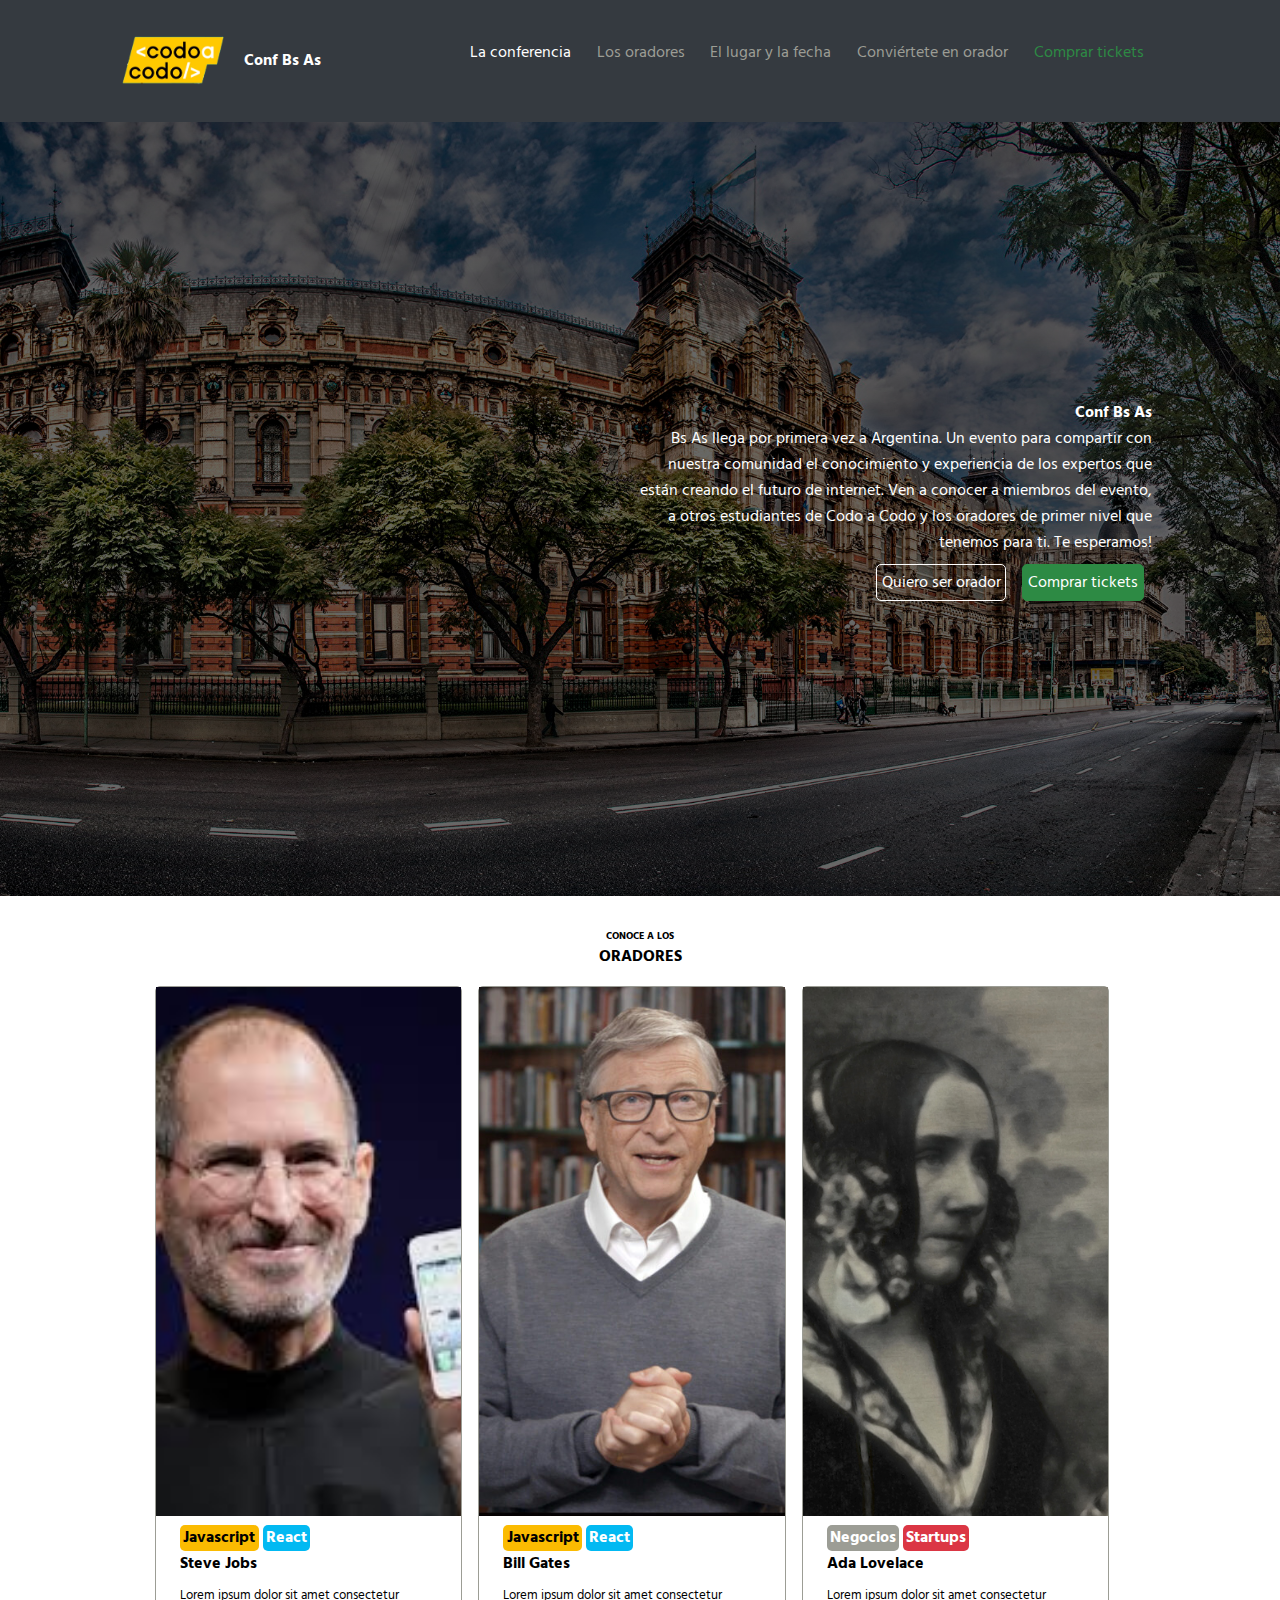
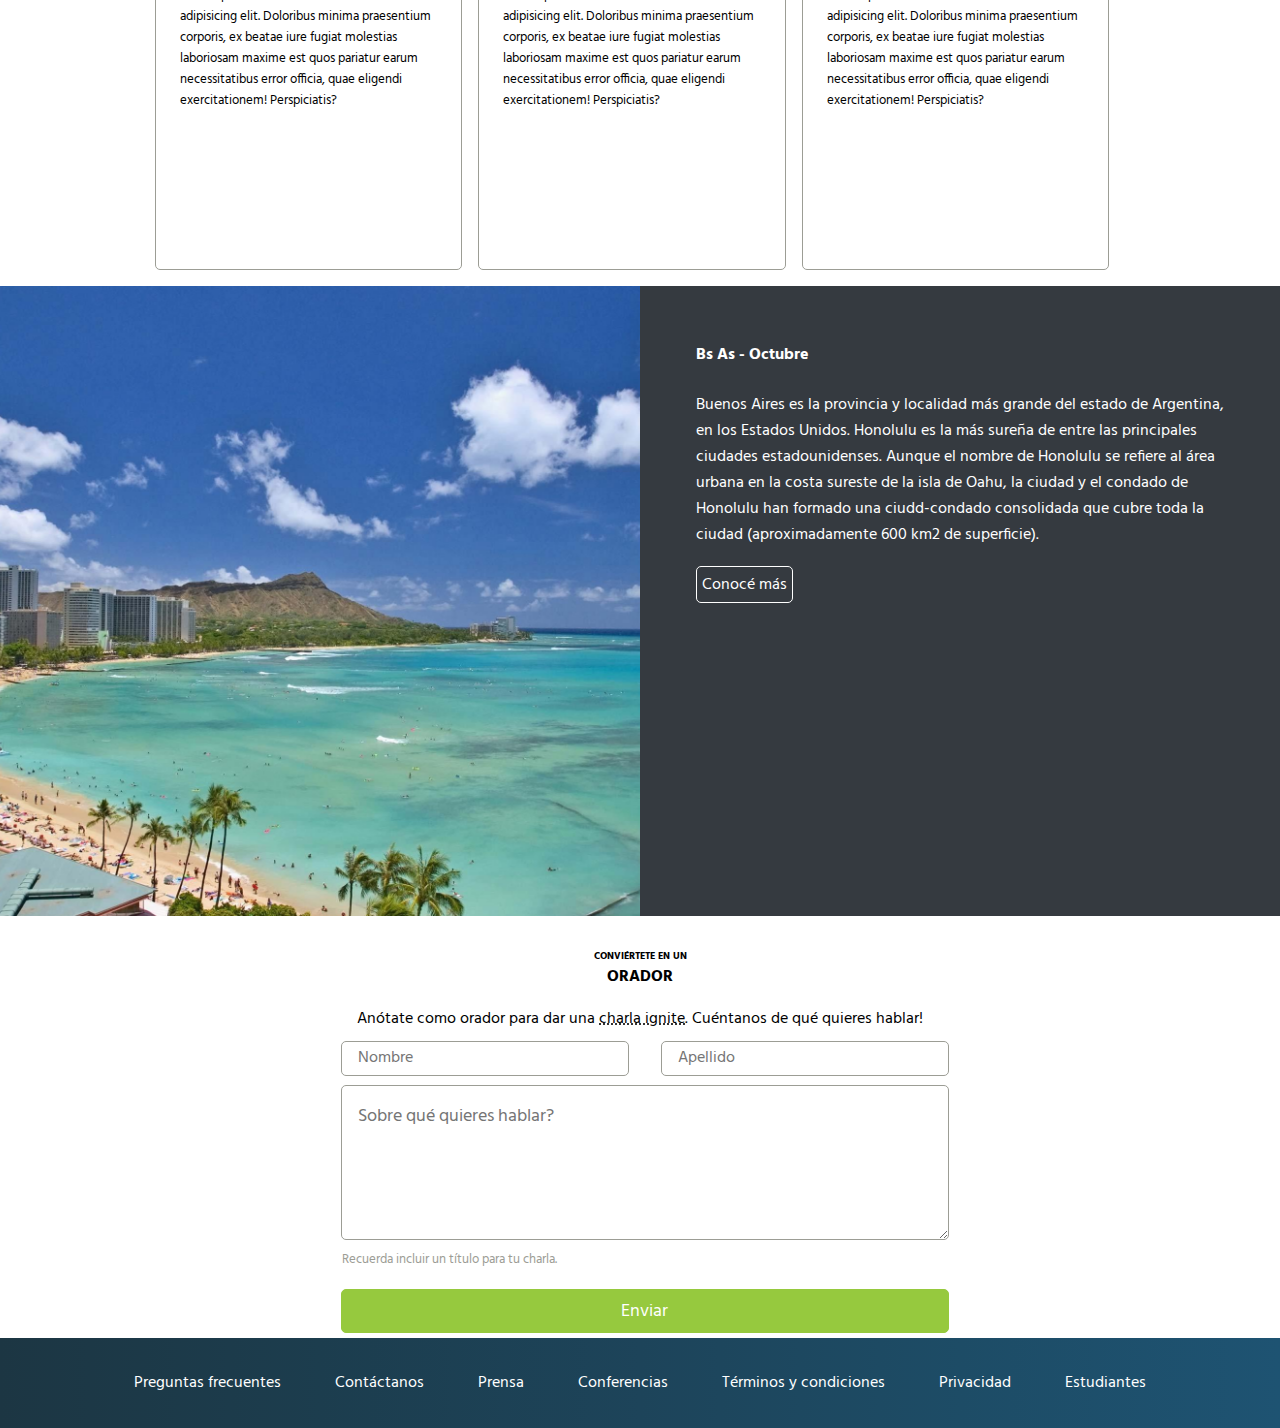
<file: index.html>
<!DOCTYPE html>
<html lang="es">
<head>
    <meta charset="UTF-8">
    <meta name="viewport" content="width=device-width, initial-scale=1.0">
    <link rel="stylesheet" href="./css/styles.css">
    <link rel="shortcut icon" href="./favicon.ico" type="image/x-icon">
    <title>Proyecto Integrador Front | Viviana Galvagno</title>
</head>
<body>
    <header>
        <div class="logoHeader">
            <a class="link activo" href="#">
                <img class="logo" src="./assets/img/codoacodo.png" alt="Logo de Codo a codo 4.0" loading="lazy">
                <h2>Conf Bs As</h2>
            </a>
        </div>
        <nav class="nav">
            <ul class="contenedorLinks">
                <li><a class="link activo" href="#">La conferencia</a></li>
                <li><a class="link pasivo" href="#sectionOradores">Los oradores</a></li>
                <li><a class="link pasivo" href="#sectionLugarFecha">El lugar y la fecha</a></li>
                <li><a class="link pasivo" href="#sectionFormularioOrador">Conviértete en orador</a></li>
                <li><a class="link especial" href="./pages/tickets.html">Comprar tickets</a></li>
            </ul>
        </nav>
    </header>
    <main>
        <section id="sectionConferencia">
            <div class="divVacioConferencia">
            </div>
            <div class="descripcionConferencia">
                <h1>Conf Bs As</h1>
                <p>Bs As llega por primera vez a Argentina. Un evento para compartir con nuestra comunidad el conocimiento y experiencia
                    de los expertos que están creando el futuro de internet. Ven a conocer a miembros del evento, a otros estudiantes de
                    Codo a Codo y los oradores de primer nivel que tenemos para ti. Te esperamos!
                </p>
                <div>
                    <a class="link activo transparentButon" href="#sectionFormularioOrador">Quiero ser orador</a>
                    <a class="link activo solidButon" href="./pages/tickets.html">Comprar tickets</a>
                </div>
            </div>
        </section>
        <section id="sectionOradores">
            <h2><div>CONOCE A LOS</div>ORADORES</h2>
            <div class="contenedorTarjetas">
                <div class="tarjeta">
                    <img src="./assets/img/steve.jpg" alt="Fotografía de Steve Jobs" loading="lazy">
                    <div class="cuerpoTarjeta">
                        <h4 class="cartelAmarillo">Javascript</h4>
                        <h4 class="cartelCeleste">React</h4>
                        <h3>Steve Jobs</h3>
                        <p>Lorem ipsum dolor sit amet consectetur adipisicing elit. Doloribus minima praesentium corporis, ex beatae iure fugiat
                            molestias laboriosam maxime est quos pariatur earum necessitatibus error officia, quae eligendi exercitationem!
                            Perspiciatis?
                        </p>
                    </div>
                </div>
                <div class="tarjeta">
                    <img src="./assets/img/bill.jpg" alt="Fotografía de Bill Gates" loading="lazy">
                    <div class="cuerpoTarjeta">
                        <h4 class="cartelAmarillo">Javascript</h4>
                        <h4 class="cartelCeleste">React</h4>
                        <h3>Bill Gates</h3>
                        <p>Lorem ipsum dolor sit amet consectetur adipisicing elit. Doloribus minima praesentium corporis, ex beatae iure fugiat
                            molestias laboriosam maxime est quos pariatur earum necessitatibus error officia, quae eligendi exercitationem!
                            Perspiciatis?
                        </p>
                    </div>
                </div>
                <div class="tarjeta">
                    <img src="./assets/img/ada.jpeg" alt="Fotografía de Ada Lovelace" loading="lazy">
                    <div class="cuerpoTarjeta">
                        <h4 class="cartelGris">Negocios</h4>
                        <h4 class="cartelRojo">Startups</h4>
                        <h3>Ada Lovelace</h3>
                        <p>Lorem ipsum dolor sit amet consectetur adipisicing elit. Doloribus minima praesentium corporis, ex beatae iure fugiat
                            molestias laboriosam maxime est quos pariatur earum necessitatibus error officia, quae eligendi exercitationem!
                            Perspiciatis?
                        </p>
                    </div>
                </div>
            </div>
        </section>
        <section class="sectionLugarFecha" id="sectionLugarFecha">
            <div class="imagenSectionLugarFecha">
                <!-- div contenedor de la imagen de Honolulu -->
            </div>
            <div class="contenidoSectionLugarFecha">
                <h2>Bs As - Octubre</h2>
                <p>Buenos Aires es la provincia y localidad más grande del estado de Argentina, en los Estados Unidos. Honolulu es la
                    más sureña de entre las principales ciudades estadounidenses. Aunque el nombre de Honolulu se refiere al área urbana en
                    la costa sureste de la isla de Oahu, la ciudad y el condado de Honolulu han formado una ciudd-condado consolidada
                    que cubre toda la ciudad (aproximadamente 600 km2 de superficie).
                </p>
                <a class="link activo transparentButon" href="./pages/404.html">Conocé más</a>
            </div>
        </section>
        <section class="sectionFormularioOrador" id="sectionFormularioOrador">
            <h2><div>CONVIÉRTETE EN UN</div>ORADOR</h2>
            <p>Anótate como orador para dar una <span>charla ignite</span>. Cuéntanos de qué quieres hablar!</p>
            <form action="./pages/404.html" method="get">
                <div class="nombreOrador">
                    <input type="text" name="firstname" id="firstname" placeholder="Nombre" required>
                    <input type="text" name="lastname" id="lastname" placeholder="Apellido" required>
                </div>
                <div>
                    <textarea name="coment" id="coment" cols="55" rows="5" placeholder="Sobre qué quieres hablar?" required></textarea>
                    <p>Recuerda incluir un título para tu charla.</p>
                </div>
                <div></div>
                <div>
                    <input type="submit" value="Enviar" role="button">
                </div>
            </form>
        </section>
    </main>
    <aside>
        <!-- Estructurar posible publicidad -->
    </aside>
    <footer class="footer">
        <ul class="contenedorLinksFooter">
            <li><a class="linkFooter" href="">Preguntas frecuentes</a></li>
            <li><a class="linkFooter" href="">Contáctanos</a></li>
            <li><a class="linkFooter" href="">Prensa</a></li>
            <li><a class="linkFooter" href="">Conferencias</a></li>
            <li><a class="linkFooter" href="">Términos y condiciones</a></li>
            <li><a class="linkFooter" href="">Privacidad</a></li>
            <li><a class="linkFooter" href="">Estudiantes</a></li>
        </ul>
    </footer>
</body>
</html>
</file>
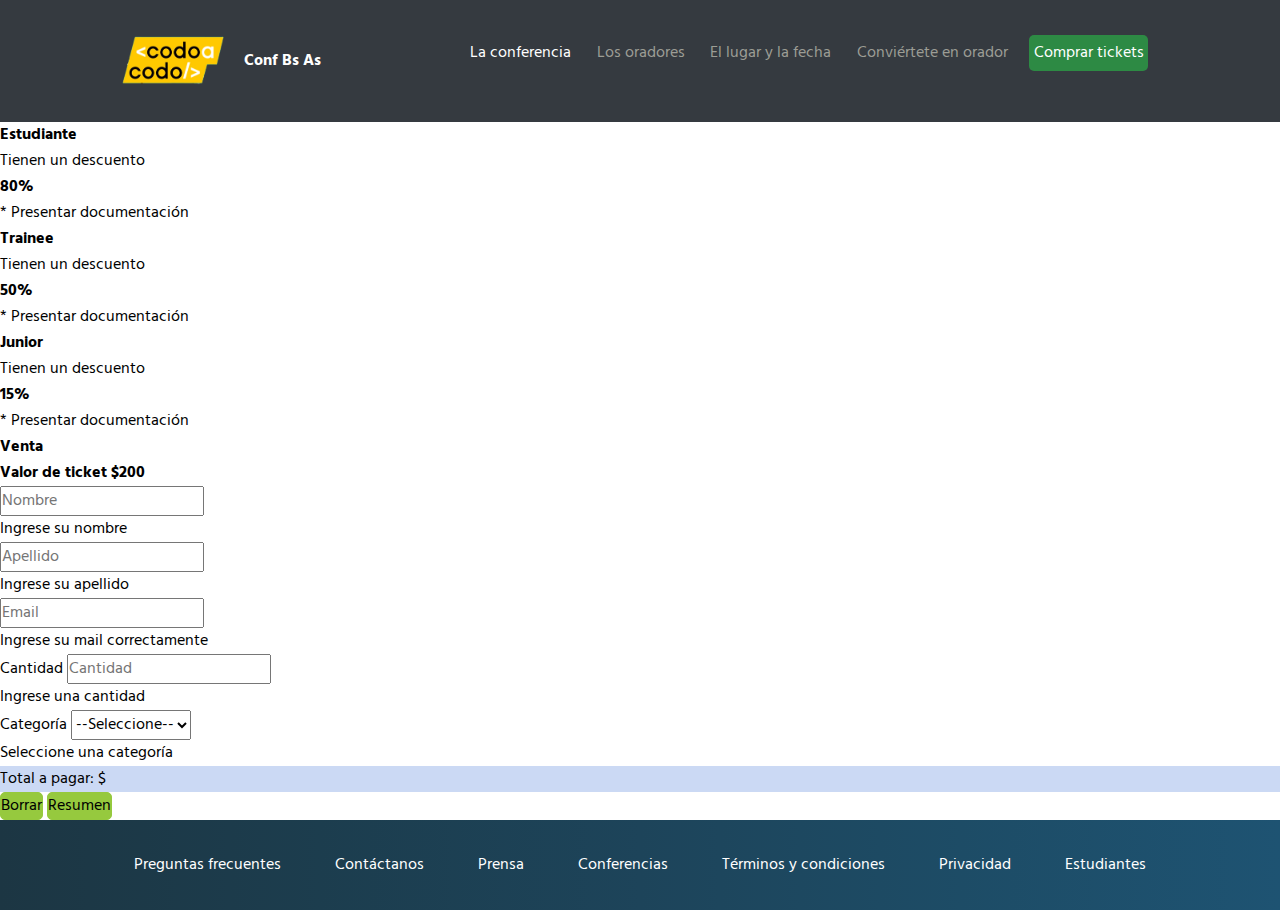
<file: pages/tickets.html>
<!DOCTYPE html>
<html lang="es">
<head>
    <meta charset="UTF-8">
    <meta name="viewport" content="width=device-width, initial-scale=1.0">
    <link href="https://cdn.jsdelivr.net/npm/bootstrap@5.3.2/dist/css/bootstrap.min.css" rel="stylesheet" integrity="sha384-T3c6CoIi6uLrA9TneNEoa7RxnatzjcDSCmG1MXxSR1GAsXEV/Dwwykc2MPK8M2HN" crossorigin="anonymous">
    <link rel="stylesheet" href="../css/styles.css">
    <link rel="shortcut icon" href="../favicon.ico" type="image/x-icon">
    <title>Proyecto Integrador Front | Viviana Galvagno</title>
</head>
<body>
    <header class="z-1">
        <div class="logoHeader">
            <a class="link activo" href="#">
                <img class="logo" src="../assets/img/codoacodo.png" alt="Logo de Codo a codo 4.0" loading="lazy">
                <h2>Conf Bs As</h2>
            </a>
        </div>
        <nav class="nav">
            <ul class="contenedorLinks">
                <li><a class="link activo" href="../index.html">La conferencia</a></li>
                <li><a class="link pasivo" href="../index.html#sectionOradores">Los oradores</a></li>
                <li><a class="link pasivo" href="../index.html#sectionLugarFecha">El lugar y la fecha</a></li>
                <li><a class="link pasivo" href="../index.html#sectionFormularioOrador">Conviértete en orador</a></li>
                <li><a class="link especialTickets" href="#">Comprar tickets</a></li>
            </ul>
        </nav>
    </header>
    <main>
        <!-- Tarjetas -->
        <section class="container pt-section my-3">
            <div class="row justify-content-center">
                <div class="col-lg-8 col-xl-7">
                    <div class="row row-cols-1 row-cols-md-3 text-center">
                        <!-- Tarjeta 1 -->
                        <div class="col">
                            <div class="card mb-4 rounded-1 shadow-sm border-primary">
                                <div class="card-header py-3 text-white bg-primary border-primary">
                                    <h4 class="my-0 fw-normal">Estudiante</h4>
                                </div>
                                <div class="card-body">
                                    <p>Tienen un descuento</p>
                                    <h3 class="card-title pricing-card-title">80%</h3>
                                    <small class="fw-light text-muted mt-3">* Presentar documentación</small>
                                </div>
                            </div>
                        </div>
                        <!-- Tarjeta 2 -->
                        <div class="col">
                            <div class="card mb-4 rounded-1 shadow-sm border-info">
                                <div class="card-header py-3 text-white bg-info border-info">
                                    <h4 class="my-0 fw-normal">Trainee</h4>
                                </div>
                                <div class="card-body">
                                    <p>Tienen un descuento</p>
                                    <h3 class="card-title pricing-card-title">50%</h3>
                                    <small class="fw-light text-muted mt-3">* Presentar documentación</small>
                                </div>
                            </div>
                        </div>
                        <!-- Tarjeta 3 -->
                        <div class="col">
                            <div class="card mb-4 rounded-1 shadow-sm border-warning">
                                <div class="card-header py-3 text-white bg-warning border-warning">
                                    <h4 class="my-0 fw-normal">Junior</h4>
                                </div>
                                <div class="card-body">
                                    <p>Tienen un descuento</p>
                                    <h3 class="card-title pricing-card-title">15%</h3>
                                    <small class="fw-light text-muted mt-3">* Presentar documentación</small>
                                </div>
                            </div>
                        </div>
                    </div>
                </div>
            </div>
        </section>

        <!-- Formulario -->
        <section class="container pt-section">
            <div class="row justify-content-center">
                <div class="col-lg-8 col-xl-7">
                    <!-- <h2 class="text-center text-uppercase">Venta <div class="fw-bold fs-2">Valor de ticket $200</div></h2> -->
                    <h2 class="text-center text-uppercase">
                        <div class="fs-6">Venta</div>
                        <div class="fw-bold fs-2">Valor de ticket $200</div>
                    </h2>
                    <form id="formularioTickets" action="">
                        <div class="row gx-2">
                            <div class="col-md mb-3">
                                <input type="text" class="form-control" id="nombre" placeholder="Nombre" aria-label="Nombre" required>
                                <div class="invalid-feedback" id="mensajeErrorNombre">
                                    <p>Ingrese su nombre</p>
                                </div>
                            </div>
                            <div class="col-md mb-3">
                                <input type="text" class="form-control" id="apellido" placeholder="Apellido" aria-label="Apellido" required>
                                <div class="invalid-feedback" id="mensajeErrorApellido">
                                    <p>Ingrese su apellido</p>
                                </div>
                            </div>
                        </div>
                        <div class="row">
                            <div class="col-md mb-3">
                                <input type="email" class="form-control" id="email" placeholder="Email" aria-label="Email" required autocomplete="email">
                                <div class="invalid-feedback" id="mensajeErrorEmail">
                                    <p>Ingrese su mail correctamente</p>
                                </div>
                            </div>
                        </div>
                        <div class="row gx-2">
                            <div class="col-md mb-3">
                                <label for="cantidadTickets" class="form-label">Cantidad</label>
                                <input type="number" class="form-control" id="cantidadTickets" placeholder="Cantidad" aria-label="Cantidad" min="1" required>
                                <div class="invalid-feedback" id="mensajeErrorCantidad">
                                    <p>Ingrese una cantidad</p>
                                </div>
                            </div>
                            <div class="col-md mb-3">
                                <label for="categoriaSelect" class="form-label">Categoría</label>
                                <select name="categoria" class="form-select" id="categoriaSelect" aria-label="Categoría">
                                    <option value="" selected>--Seleccione--</option>
                                    <option value="0">Sin Categoría</option>
                                    <option value="1">Estudiante</option>
                                    <option value="2">Trainee</option>
                                    <option value="3">Junior</option>
                                </select>
                                <div class="invalid-feedback" id="mensajeErrorCategoria">
                                    <p>Seleccione una categoría</p>
                                </div>
                            </div>
                        </div>
                        <div class="p-3 text-dark"  style="background-color: var(--color-lavender);">
                            <span class="mb-0">Total a pagar: $ </span>
                            <span id="totalPago" class="fw-bold fs-5"></span>
                        </div>
                        <div class="col gx-2">
                            <div class="btn-group w-100">
                                <button type="reset" id="btnBorrar" class="btn btn-success w-50 my-3 solidButon">Borrar</button>
                                <button type="submit" id="btnResumen" class="btn btn-success w-50 ms-2 my-3 solidButon">Resumen</button>
                            </div>
                        </div>
                    </form>
                </div>
            </div>
        </section>
    </main>
    <aside>
        <!-- Estructurar posible publicidad -->
    </aside>
    <footer class="footer">
        <ul class="contenedorLinksFooter">
            <li><a class="linkFooter" href="">Preguntas frecuentes</a></li>
            <li><a class="linkFooter" href="">Contáctanos</a></li>
            <li><a class="linkFooter" href="">Prensa</a></li>
            <li><a class="linkFooter" href="">Conferencias</a></li>
            <li><a class="linkFooter" href="">Términos y condiciones</a></li>
            <li><a class="linkFooter" href="">Privacidad</a></li>
            <li><a class="linkFooter" href="">Estudiantes</a></li>
        </ul>
    </footer>
    <script src="../js/tickets.js"></script>
</body>
</html>
</file>
<file: css/styles.css>
/*Importación de fuente de google fonts*/
@import url('https://fonts.googleapis.com/css2?family=Hind:wght@400&family=Quicksand:wght@300&family=Sofia+Sans+Condensed:wght@1&display=swap');

/* Declaración de variables de color */
:root {
    --color-white: #ffffff;
    --color-gray-light: #9c9d95;
    --color-gray: #353a40;
    --color-green-dark: #2d8a44;
    --color-green-medium: #29a744;
    --color-green-light: #96c93e;
    --color-yellow: #fbbb01;
    --color-red: #db3644;
    --color-blue: #086dfd;
    --color-turquoise: #17a2b7;
    --color-light-blue: #02b9f2;
    --color-lavender: #cbd9f4;
}

/*Reseteo de propiedades*/
* {
    margin: 0;
    padding: 0;
    font-size: 1rem;
    box-sizing: border-box;
    font-family: 'Hind', sans-serif;
}
/* ESTILOS FONDOS*/
header {
    background-color: var(--color-gray);
    color: var(--color-white);
    position: sticky;
    top: 0px;
}
#sectionConferencia {
    background: linear-gradient(to right, #00000097, #00000097), url("../assets/img/ba1.jpg");
    background-size: cover;
    background-repeat: no-repeat;
    background-position: center;
    color: var(--color-white);
}
footer {
    background-image: linear-gradient(to right, #1c3643, #1c3d4e, #1d445a, #1d4c66, #1e5372);
}
/* ESTILOS LINKS/ANCLAS */
.contenedorLinks {
    list-style-type: none;
    row-gap: 0.7rem;
}
.link {
    text-decoration: none;
    padding: 0.3rem;
    margin: 1rem 0.5rem 1rem 0.5rem;
}
.activo {
    color: var(--color-white);
}
.pasivo {
    color: var(--color-gray-light);
}
.especial {
    color: var(--color-green-dark);
}
.especial:hover {
    color: var(--color-white);
    background-color: var(--color-green-dark);
    border-radius: 5px;
}

/*HEADER*/
header {
    display: flex;
    justify-content:space-evenly;
    align-items: center;
    .logoHeader {
        .link {
        display: flex;
        flex-wrap: wrap;
        justify-content: space-evenly;
        align-items: center;
            .logo {
                height: 80px;
            }
        }
    } 
    .nav {
        margin-bottom: 1rem;
        .contenedorLinks {
            display: flex;
            flex-wrap: wrap;
            justify-content: space-evenly;
            margin-left: 2rem;
            margin-right: 2rem;
        }
    }
    /* Media query para la vista móvil */
    @media (max-width: 768px) {
        flex-direction: column;
    }
}
/*SECTION CONFERENCIA*/
#sectionConferencia {
    min-height: 86vh;
    display: flex;
    justify-content:space-evenly;   
    align-items: center;
    text-align: end;
    .divVacioConferencia {
        width: 30%;
    }
    /* Media query para la vista móvil */
    @media (max-width: 768px){
        .divVacioConferencia {
            display: none;
        }
    }
    .descripcionConferencia {
        width: 40%;
        height: 50%;
        display: flex;
        flex-direction: column;
        justify-content: space-evenly;
        .transparentButon {
            border: 1px solid var(--color-white);
            border-radius: 5px;
            transition: transform 0.3s;
        }
        .transparentButon:hover {
            transform: scale(1.05);
        }
        .solidButon {
            border: 1px solid var(--color-green-dark);
            border-radius: 5px;
            background-color: var(--color-green-dark);
            transition: transform 0.3s;
        }
        .solidButon:hover {
            transform: scale(1.05);
        }
        > div {
            display: flex;
            justify-content: end;
            flex-wrap: wrap;
            > * {
                margin-top: 0.5rem;
                margin-left: 0.5rem;
            }
        }
            /* Media query para la vista móvil */
        @media (max-width: 768px){
            width: 80%;
        }
    }
}
/*SECTION ORADORES*/
#sectionOradores {
    text-align: center;
    margin-bottom: 1rem;
}
#sectionOradores h2 {
    padding-top: 2rem;
}
#sectionOradores h2 div{
    font-size: x-small;
}
.contenedorTarjetas {
    margin: 0 auto;
    width: 80%;
    min-height: 100vh;
    display: flex;
    justify-content: center;
}
/* Media query para la vista móvil */
@media (max-width: 905px) {
    .contenedorTarjetas {
        flex-direction: column;
        align-items: center;
        .tarjeta {
            width: 90%; 
            margin: 0.5rem auto;
        }
    }
}
.tarjeta {
    border: solid 1px var(--color-gray-light);
    border-radius: 5px;
    width: 30%;
    margin-right: 1rem;
    margin-top: 1rem;
    text-align: left;
    .cuerpoTarjeta {
        margin-left: 1.5rem;
        margin-right: 1.5rem;
        .cartelRojo {
            background-color: var(--color-red);
            border-radius: 5px;
            padding-left: 0.2rem;
            padding-right: 0.2rem;
            color: var(--color-white);
        }
        .cartelAmarillo {
            background-color: var(--color-yellow);
            border-radius: 5px;
            padding-left: 0.2rem;
            padding-right: 0.2rem;
        }
        .cartelCeleste {
            background-color: var(--color-light-blue);
            color: var(--color-white);
            border-radius: 5px;
            padding-left: 0.2rem;
            padding-right: 0.2rem;
        }
        .cartelGris {
            background-color: var(--color-gray-light);
            border-radius: 5px;
            padding-left: 0.2rem;
            padding-right: 0.2rem;
            color: var(--color-white);
        }
        > p {
            margin-top: 0.5rem;
            margin-bottom: 0.5rem;
            font-size: small;
        }
    }
}
.tarjeta img {
    width: 100%;
    height: 60%;
    object-fit: cover;
}
.tarjeta h4 {
    display: inline-block;
}
/*SECTION LUGAR Y FECHA*/
.sectionLugarFecha {
    display: flex;
    min-height: 70vh;
    .imagenSectionLugarFecha {
        width: 50%;
        background-image: url("../assets/img/honolulu.jpg");
        background-size: cover;
        background-repeat: no-repeat;
        background-position: center;
    }
    .contenidoSectionLugarFecha {
        width: 50%;
        background-color: var(--color-gray);
        color: var(--color-white);
        padding: 2rem;
        .transparentButon {
            border: 1px solid var(--color-white);
            border-radius: 5px;
            margin-top: 0.5rem;
            margin-bottom: 0.5rem;
            transition: transform 0.3s;
        }
        .transparentButon:hover {
            transform: scale(1.05);
        }
        > * {
            margin: 1.5rem;
        }
    }
    /* Media query para la vista móvil */
    @media (max-width: 768px) {
        flex-direction: column;
        .imagenSectionLugarFecha {
            min-height: 30vh;
        }
        .imagenSectionLugarFecha,
        .contenidoSectionLugarFecha {
            width: 100%;
        }
    }
}
/*SECTION FORMULARIO ORADOR*/
.sectionFormularioOrador {
    text-align: center;
    > h2 {
        padding-top: 2rem;
        padding-bottom: 1rem;;
        > div {
            font-size: x-small;
        }
    }
    > p {
        margin-bottom: 0.3rem;
        > span {
        text-decoration: underline dotted;
        }
        margin-left: 2rem;
        margin-right: 2rem;
    }
    > form {
        display: flex;
        flex-direction: column;
        margin: 0 auto;
        width: 50%;
        >:first-child {
            display: flex;
            justify-content:space-around;
        }
        >:last-child input{
            color: var(--color-white);
            background-color: var(--color-green-light);
            border-color: var(--color-green-light);
            font-size: 1.1rem;
            padding: 0.4rem;
        }
        > div {
            width: 100%;
            margin: 0.3rem;
            > textarea {
                padding-top: 0.5rem;
                font-size:1.1rem;
            }
            > textarea,
            > input {
                width: 95%;
                padding-left: 1rem;
                border-radius: 5px;
                border: 1px solid var(--color-gray-light);
            }
            > textarea::placeholder {
                font-size:1.1rem;
                padding-top: 0.5rem;
            }
            > #firstname,
            > #lastname {
                width: 45%;
                border: 1px solid var(--color-gray-light);
                padding-top: 0.2rem;
                padding-bottom: 0.2rem;
            }
            > p {
                margin-left: 1.1rem;
                font-size: small;
                text-align: left;
                color: var(--color-gray-light);
            }
        }
        /* Media query para la vista móvil */
    @media (max-width: 768px) {
        width: 90%;
    }
    }
}
/*FOOTER*/
.footer {
    .contenedorLinksFooter {
        display:flex;
        flex-wrap: wrap;
        justify-content: space-evenly;
        text-align: center;
        margin: 0 auto;
        width: 90%;
        padding: 2rem;
        list-style-type: none;
        .linkFooter {
            color: var(--color-white);
            text-decoration: none;
            margin: 1rem;
        }
    }
}
/** ESTILOS TICKETS.HTML **/
.visible {
    display: block;
}
.solidButon {
    border: 1px solid var(--color-green-light);
    border-radius: 5px;
    background-color: var(--color-green-light);
}
.especialTickets {
    color: var(--color-white);
    background-color: var(--color-green-dark);
    border-radius: 5px;
}
header h2 {
    font-size: 1rem;
    font-weight: bolder;
}

/** ESTILOS 404.HTML **/
.error404 {
    background: linear-gradient(to right, #00000097, #00000097), url("../assets/img/hawaii.jpg");
    background-size: cover;
    background-repeat: no-repeat;
    background-position: center;
    color: var(--color-white);
    .solidButon {
            border: 1px solid var(--color-green-dark);
            border-radius: 5px;
            background-color: var(--color-green-dark);
            transition: transform 0.3s;
        }
    .solidButon:hover {
            transform: scale(1.05);
        }
}
</file>
